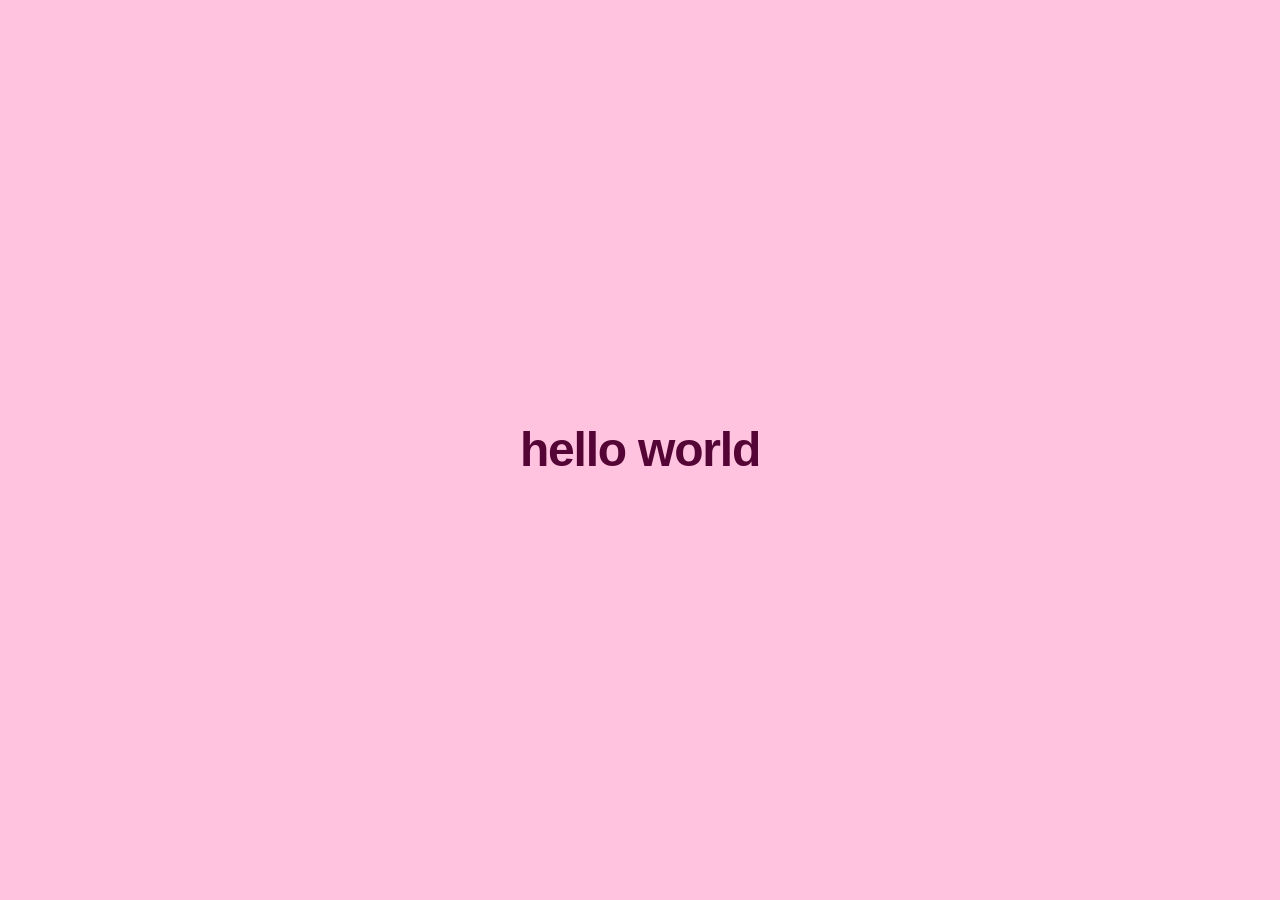
<file: index.html>
<!doctype html>
<html lang="en">
  <head>
    <meta charset="UTF-8" />
    <meta name="viewport" content="width=device-width, initial-scale=1.0" />
    <title>Hello world</title>
    <script type="module" crossorigin src="./assets/index-Dg-XW-tA.js"></script>
    <link rel="stylesheet" crossorigin href="./assets/index-Dtr1zbO7.css">
  </head>
  <body>
    <div id="root"></div>
  </body>
</html>
</file>
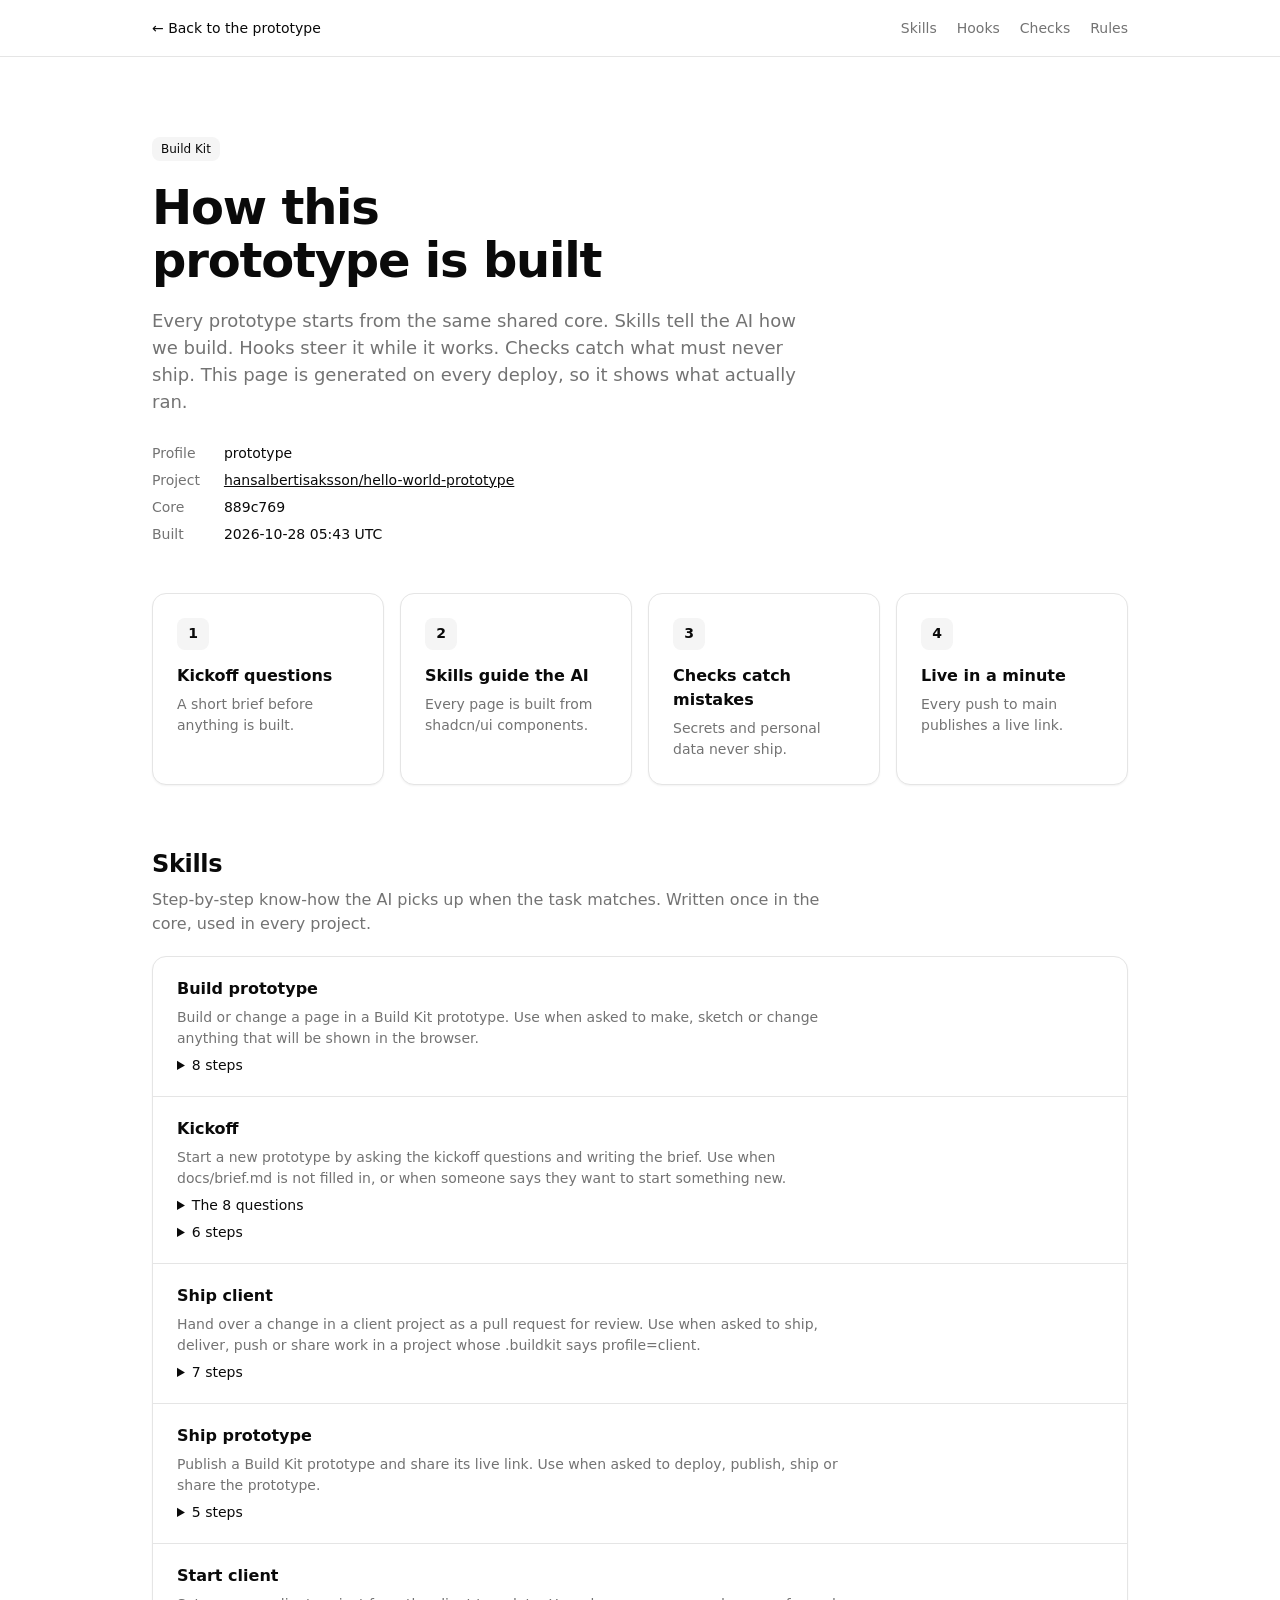
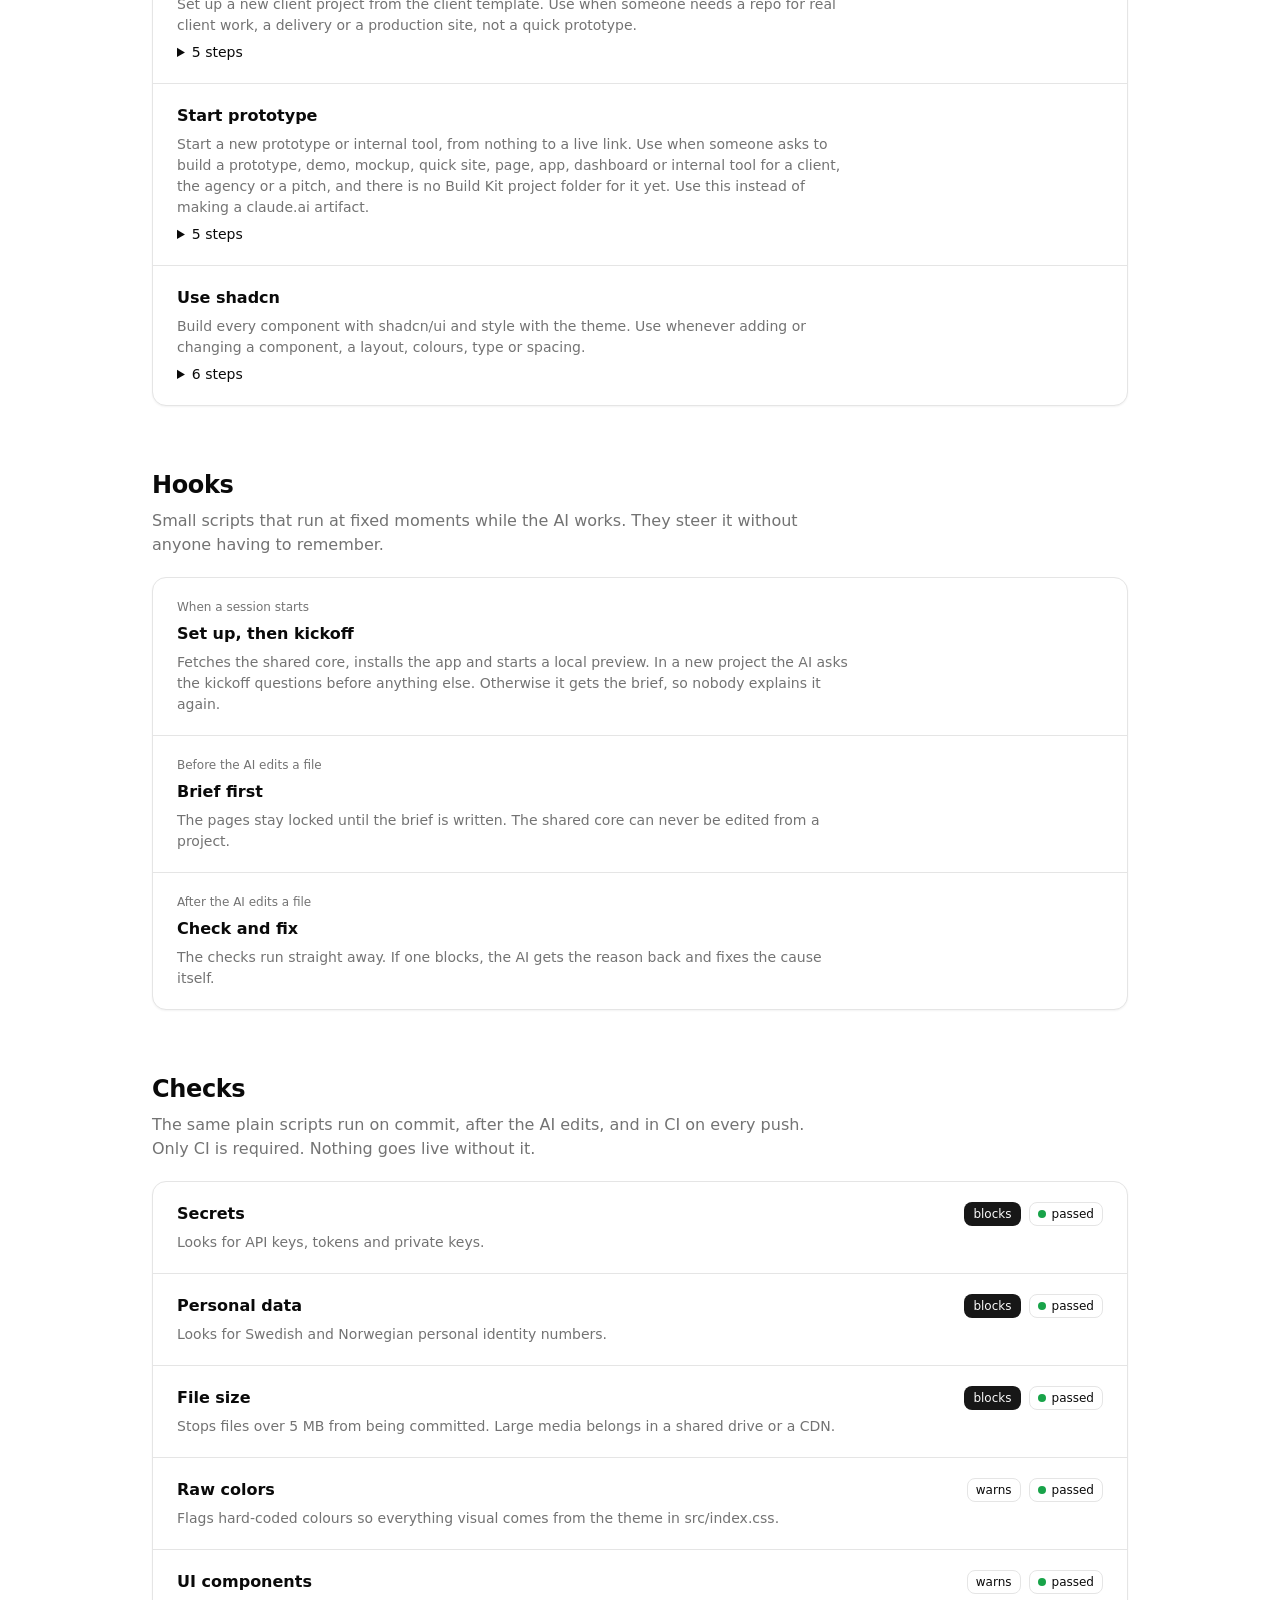
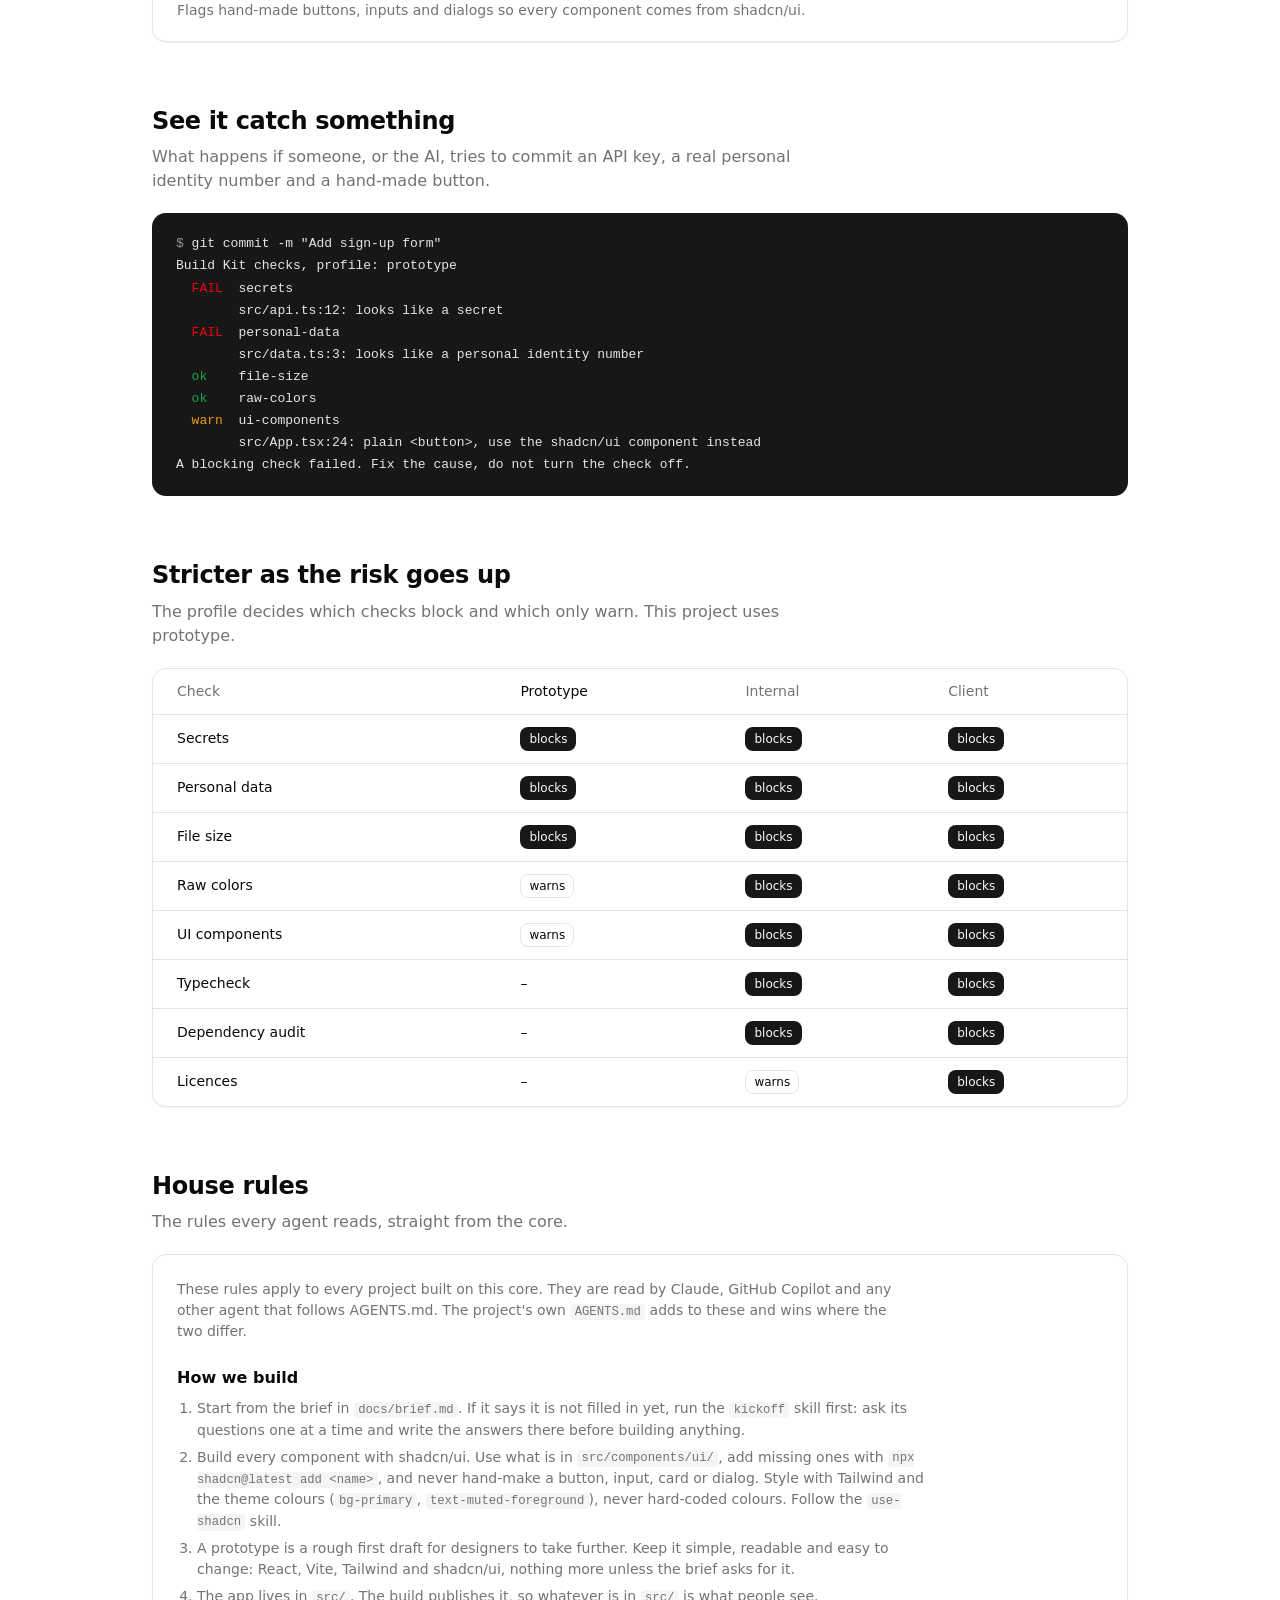
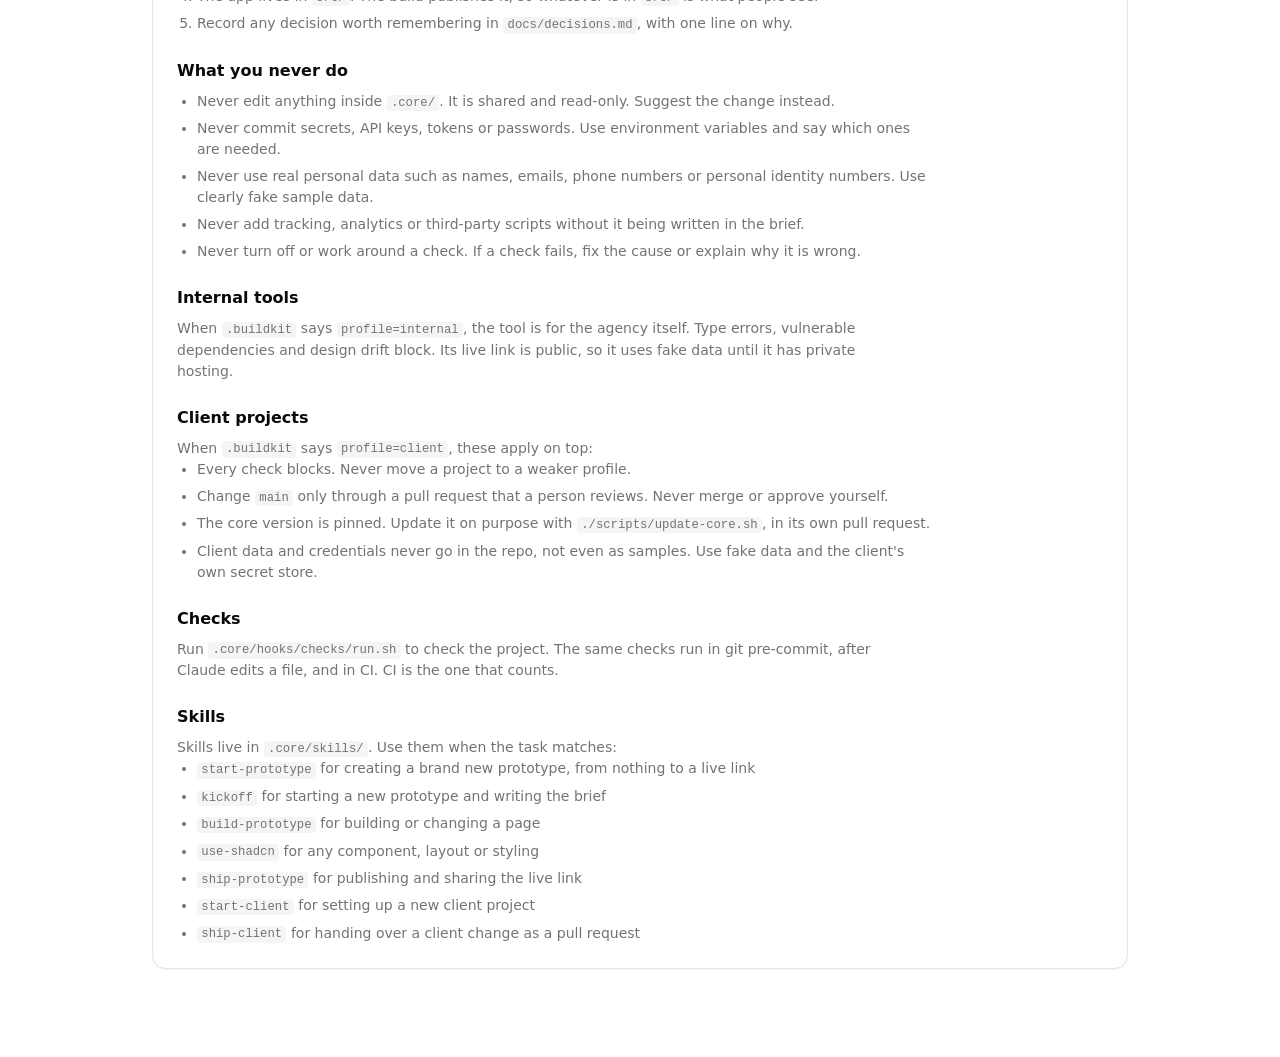
<file: kit/index.html>
<!doctype html>
<html lang="en">
<head>
  <meta charset="utf-8">
  <meta name="viewport" content="width=device-width, initial-scale=1">
  <title>How this prototype is built</title>
  <link rel="stylesheet" href="kit.css?v=889c769">
</head>
<body>
  <header class="topbar">
    <div class="container topbar-inner">
      <a class="btn btn-ghost" href="../">← Back to the prototype</a>
      <nav class="topbar-links"><a href="#skills">Skills</a><a href="#hooks">Hooks</a><a href="#checks">Checks</a><a href="#rules">Rules</a></nav>
    </div>
  </header>

  <main class="container">
    <section class="hero">
      <span class="badge badge-secondary">Build Kit</span>
      <h1>How this prototype is built</h1>
      <p class="lead">Every prototype starts from the same shared core. Skills tell the AI how we build. Hooks steer it while it works. Checks catch what must never ship. This page is generated on every deploy, so it shows what actually ran.</p>
      <dl class="meta" id="meta"></dl>
    </section>

    <section class="steps">
      <div class="card"><span class="step-num">1</span><h3>Kickoff questions</h3><p class="muted">A short brief before anything is built.</p></div>
      <div class="card"><span class="step-num">2</span><h3>Skills guide the AI</h3><p class="muted">Every page is built from shadcn/ui components.</p></div>
      <div class="card"><span class="step-num">3</span><h3>Checks catch mistakes</h3><p class="muted">Secrets and personal data never ship.</p></div>
      <div class="card"><span class="step-num">4</span><h3>Live in a minute</h3><p class="muted">Every push to main publishes a live link.</p></div>
    </section>

    <section class="section" id="skills">
      <div class="section-head"><h2>Skills</h2><p class="muted">Step-by-step know-how the AI picks up when the task matches. Written once in the core, used in every project.</p></div>
      <div class="card rows" id="skills-list"></div>
    </section>

    <section class="section" id="hooks">
      <div class="section-head"><h2>Hooks</h2><p class="muted">Small scripts that run at fixed moments while the AI works. They steer it without anyone having to remember.</p></div>
      <div class="card rows">
        <div class="row"><p class="eyebrow">When a session starts</p><h3 class="row-title">Set up, then kickoff</h3><p class="row-text">Fetches the shared core, installs the app and starts a local preview. In a new project the AI asks the kickoff questions before anything else. Otherwise it gets the brief, so nobody explains it again.</p></div>
        <div class="row"><p class="eyebrow">Before the AI edits a file</p><h3 class="row-title">Brief first</h3><p class="row-text">The pages stay locked until the brief is written. The shared core can never be edited from a project.</p></div>
        <div class="row"><p class="eyebrow">After the AI edits a file</p><h3 class="row-title">Check and fix</h3><p class="row-text">The checks run straight away. If one blocks, the AI gets the reason back and fixes the cause itself.</p></div>
      </div>
    </section>

    <section class="section" id="checks">
      <div class="section-head"><h2>Checks</h2><p class="muted">The same plain scripts run on commit, after the AI edits, and in CI on every push. Only CI is required. Nothing goes live without it.</p></div>
      <div class="card rows" id="checks-list"></div>
    </section>

    <section class="section">
      <div class="section-head"><h2>See it catch something</h2><p class="muted">What happens if someone, or the AI, tries to commit an API key, a real personal identity number and a hand-made button.</p></div>
      <pre class="terminal"><span class="t-dim">$</span> git commit -m "Add sign-up form"
Build Kit checks, profile: prototype
  <span class="t-block">FAIL</span>  secrets
        src/api.ts:12: looks like a secret
  <span class="t-block">FAIL</span>  personal-data
        src/data.ts:3: looks like a personal identity number
  <span class="t-ok">ok</span>    file-size
  <span class="t-ok">ok</span>    raw-colors
  <span class="t-warn">warn</span>  ui-components
        src/App.tsx:24: plain &lt;button&gt;, use the shadcn/ui component instead
A blocking check failed. Fix the cause, do not turn the check off.</pre>
    </section>

    <section class="section">
      <div class="section-head"><h2>Stricter as the risk goes up</h2><p class="muted">The profile decides which checks block and which only warn. This project uses <span id="profile-name"></span>.</p></div>
      <div class="card table-wrap"><table class="matrix" id="matrix"></table></div>
    </section>

    <section class="section" id="rules">
      <div class="section-head"><h2>House rules</h2><p class="muted">The rules every agent reads, straight from the core.</p></div>
      <div class="card rules" id="rules-text"></div>
    </section>
  </main>

  <script src="kit.js?v=889c769"></script>
</body>
</html>
</file>
<file: kit/kit.css>
/* The kit page. Plain CSS in the look of shadcn/ui's neutral theme, so it matches the prototypes. */
:root {
  --background: oklch(1 0 0);
  --foreground: oklch(0.145 0 0);
  --card: oklch(1 0 0);
  --primary: oklch(0.205 0 0);
  --primary-foreground: oklch(0.985 0 0);
  --secondary: oklch(0.97 0 0);
  --muted: oklch(0.97 0 0);
  --muted-foreground: oklch(0.556 0 0);
  --border: oklch(0.922 0 0);
  --ok: oklch(0.627 0.17 149);
  --warn: oklch(0.75 0.16 70);
  --block: oklch(0.577 0.245 27.325);
  --terminal: oklch(0.205 0 0);
  --terminal-ink: oklch(0.922 0 0);
  --radius: 0.625rem;
  --font-sans: ui-sans-serif, system-ui, sans-serif;
  --font-mono: ui-monospace, "SF Mono", Menlo, monospace;
}

* { box-sizing: border-box; }
html { scroll-behavior: smooth; }
body {
  margin: 0;
  background: var(--background);
  color: var(--foreground);
  font-family: var(--font-sans);
  font-size: 1rem;
  line-height: 1.5;
  -webkit-font-smoothing: antialiased;
}
a { color: inherit; }
h1, h2, h3, p { margin: 0; }
code { font-family: var(--font-mono); font-size: 0.875em; background: var(--muted); padding: 0.1em 0.35em; border-radius: 0.25rem; }

.container { max-width: 64rem; margin: 0 auto; padding: 0 1.5rem; }
.muted { color: var(--muted-foreground); }

.topbar { border-bottom: 1px solid var(--border); }
.topbar-inner { display: flex; align-items: center; justify-content: space-between; height: 3.5rem; gap: 1rem; }
.topbar-links { display: flex; gap: 1.25rem; font-size: 0.875rem; }
.topbar-links a { text-decoration: none; color: var(--muted-foreground); }
.topbar-links a:hover { color: var(--foreground); }

.btn { display: inline-flex; align-items: center; gap: 0.5rem; height: 2rem; padding: 0 0.75rem; border-radius: calc(var(--radius) - 2px); font-size: 0.875rem; font-weight: 500; text-decoration: none; margin-left: -0.75rem; }
.btn-ghost:hover { background: var(--muted); }

.badge { display: inline-flex; align-items: center; width: fit-content; border: 1px solid transparent; border-radius: calc(var(--radius) - 2px); padding: 0.125rem 0.5rem; font-size: 0.75rem; font-weight: 500; white-space: nowrap; }
.badge-secondary { background: var(--secondary); }
.badge-block { background: var(--primary); color: var(--primary-foreground); }
.badge-warn { border-color: var(--border); }
.badge-none { border-color: var(--border); color: var(--muted-foreground); }
.badge-result-ok, .badge-result-warn, .badge-result-block { border-color: var(--border); gap: 0.375rem; }
.badge-result-ok::before, .badge-result-warn::before, .badge-result-block::before { content: ""; width: 0.5rem; height: 0.5rem; border-radius: 999px; }
.badge-result-ok::before { background: var(--ok); }
.badge-result-warn::before { background: var(--warn); }
.badge-result-block::before { background: var(--block); }

.hero { display: flex; flex-direction: column; align-items: flex-start; gap: 1.25rem; padding: 5rem 0 3rem; max-width: 42rem; }
.hero h1 { font-size: clamp(2.25rem, 5vw, 3rem); line-height: 1.1; font-weight: 600; letter-spacing: -0.025em; text-wrap: balance; }
.lead { font-size: 1.125rem; color: var(--muted-foreground); }

.meta { display: grid; grid-template-columns: auto 1fr; gap: 0.375rem 1.5rem; margin: 0.5rem 0 0; font-size: 0.875rem; }
.meta dt { color: var(--muted-foreground); }
.meta dd { margin: 0; font-variant-numeric: tabular-nums; }

.card { background: var(--card); border: 1px solid var(--border); border-radius: calc(var(--radius) + 4px); box-shadow: 0 1px 2px 0 oklch(0 0 0 / 5%); }

.steps { display: grid; grid-template-columns: repeat(4, 1fr); gap: 1rem; }
.steps .card { padding: 1.5rem; display: flex; flex-direction: column; gap: 0.375rem; }
.steps h3 { font-size: 1rem; font-weight: 600; }
.steps p { font-size: 0.875rem; }
.step-num { display: inline-flex; align-items: center; justify-content: center; width: 2rem; height: 2rem; margin-bottom: 0.5rem; border-radius: calc(var(--radius) - 2px); background: var(--muted); font-size: 0.875rem; font-weight: 600; }

.section { padding-top: 4rem; scroll-margin-top: 1rem; }
.section:last-child { padding-bottom: 6rem; }
.section-head { display: flex; flex-direction: column; gap: 0.5rem; margin-bottom: 1.25rem; max-width: 42rem; }
.section-head h2 { font-size: 1.5rem; line-height: 1.3; font-weight: 600; letter-spacing: -0.015em; }

.rows > .row { padding: 1.25rem 1.5rem; display: flex; flex-direction: column; gap: 0.375rem; }
.rows > .row + .row { border-top: 1px solid var(--border); }
.row-head { display: flex; justify-content: space-between; align-items: center; gap: 1rem; flex-wrap: wrap; }
.row-badges { display: flex; gap: 0.5rem; }
.row-title { font-size: 1rem; font-weight: 600; }
.row-title::first-letter { text-transform: uppercase; }
.row-text { font-size: 0.875rem; color: var(--muted-foreground); max-width: 42rem; }
.row-message { font-family: var(--font-mono); font-size: 0.8125rem; color: var(--muted-foreground); }
.eyebrow { font-size: 0.75rem; font-weight: 500; color: var(--muted-foreground); }

details { font-size: 0.875rem; }
summary { cursor: pointer; width: fit-content; font-weight: 500; }
summary:hover { text-decoration: underline; }
details ol { margin: 0.5rem 0 0; padding-left: 1.25rem; color: var(--muted-foreground); display: grid; gap: 0.25rem; max-width: 42rem; }

.terminal { margin: 0; padding: 1.25rem 1.5rem; overflow-x: auto; background: var(--terminal); color: var(--terminal-ink); border-radius: calc(var(--radius) + 4px); font-family: var(--font-mono); font-size: 0.8125rem; line-height: 1.7; }
.t-dim { opacity: 0.6; }
.t-ok { color: var(--ok); }
.t-warn { color: var(--warn); }
.t-block { color: var(--block); }

.table-wrap { overflow-x: auto; }
.matrix { width: 100%; border-collapse: collapse; font-size: 0.875rem; }
.matrix th, .matrix td { text-align: left; padding: 0.75rem 1.5rem; border-bottom: 1px solid var(--border); }
.matrix tr:last-child td { border-bottom: 0; }
.matrix th { font-weight: 500; color: var(--muted-foreground); }
.matrix th::first-letter, .matrix td:first-child::first-letter { text-transform: uppercase; }
.matrix th.current { color: var(--foreground); }

.rules { padding: 1.5rem; font-size: 0.875rem; }
.rules h3 { font-size: 1rem; font-weight: 600; margin: 1.5rem 0 0.5rem; }
.rules h3:first-child { margin-top: 0; }
.rules p, .rules li { color: var(--muted-foreground); max-width: 46rem; }
.rules ul, .rules ol { margin: 0; padding-left: 1.25rem; display: grid; gap: 0.375rem; }
.rules strong { color: var(--foreground); font-weight: 600; }

@media (max-width: 48rem) {
  .steps { grid-template-columns: repeat(2, 1fr); }
  .topbar-links { display: none; }
  .hero { padding-top: 3rem; }
}
@media (max-width: 30rem) {
  .steps { grid-template-columns: 1fr; }
}
</file>
<file: assets/index-Dtr1zbO7.css>
/*! tailwindcss v4.3.3 | MIT License | https://tailwindcss.com */
@layer properties{@supports (((-webkit-hyphens:none)) and (not (margin-trim:inline))) or ((-moz-orient:inline) and (not (color:rgb(from red r g b)))){*,:before,:after,::backdrop{--tw-translate-x:0;--tw-translate-y:0;--tw-translate-z:0;--tw-rotate-x:initial;--tw-rotate-y:initial;--tw-rotate-z:initial;--tw-skew-x:initial;--tw-skew-y:initial;--tw-space-x-reverse:0;--tw-border-style:solid;--tw-leading:initial;--tw-font-weight:initial;--tw-tracking:initial;--tw-shadow:0 0 #0000;--tw-shadow-color:initial;--tw-shadow-alpha:100%;--tw-inset-shadow:0 0 #0000;--tw-inset-shadow-color:initial;--tw-inset-shadow-alpha:100%;--tw-ring-color:initial;--tw-ring-shadow:0 0 #0000;--tw-inset-ring-color:initial;--tw-inset-ring-shadow:0 0 #0000;--tw-ring-inset:initial;--tw-ring-offset-width:0px;--tw-ring-offset-color:#fff;--tw-ring-offset-shadow:0 0 #0000;--tw-outline-style:solid;--tw-duration:initial;--tw-content:"";--tw-animation-delay:0s;--tw-animation-direction:normal;--tw-animation-duration:initial;--tw-animation-fill-mode:none;--tw-animation-iteration-count:1;--tw-enter-blur:0;--tw-enter-opacity:1;--tw-enter-rotate:0;--tw-enter-scale:1;--tw-enter-translate-x:0;--tw-enter-translate-y:0;--tw-exit-blur:0;--tw-exit-opacity:1;--tw-exit-rotate:0;--tw-exit-scale:1;--tw-exit-translate-x:0;--tw-exit-translate-y:0}}}@layer theme{:root,:host{--font-sans:-apple-system, BlinkMacSystemFont, "Segoe UI", Roboto, "Helvetica Neue", "Noto Sans", Arial, sans-serif, "Apple Color Emoji", "Segoe UI Emoji", "Segoe UI Symbol", "Noto Color Emoji";--font-mono:ui-monospace, SFMono-Regular, Menlo, Monaco, Consolas, "Liberation Mono", "Courier New", monospace;--color-blue-500:oklch(62.3% .214 259.815);--color-zinc-600:oklch(44.2% .017 285.786);--color-black:#000;--color-white:#fff;--spacing:.25rem;--container-lg:32rem;--container-5xl:64rem;--text-xs:.75rem;--text-xs--line-height:calc(1 / .75);--text-sm:.875rem;--text-sm--line-height:calc(1.25 / .875);--text-base:1rem;--text-base--line-height:calc(1.5 / 1);--text-lg:1.125rem;--text-lg--line-height:calc(1.75 / 1.125);--text-4xl:2.25rem;--text-4xl--line-height:calc(2.5 / 2.25);--text-5xl:3rem;--text-5xl--line-height:1;--font-weight-medium:500;--font-weight-semibold:600;--tracking-tight:-.025em;--radius-xs:.125rem;--animate-pulse:pulse 2s cubic-bezier(.4, 0, .6, 1) infinite;--default-transition-duration:.15s;--default-transition-timing-function:cubic-bezier(.4, 0, .2, 1);--default-font-family:var(--font-sans);--default-mono-font-family:var(--font-mono)}}@layer base{*,:after,:before,::backdrop{box-sizing:border-box;border:0 solid;margin:0;padding:0}::file-selector-button{box-sizing:border-box;border:0 solid;margin:0;padding:0}html,:host{-webkit-text-size-adjust:100%;tab-size:4;line-height:1.5;font-family:var(--default-font-family,-apple-system, BlinkMacSystemFont, "Segoe UI", Roboto, "Helvetica Neue", "Noto Sans", Arial, sans-serif, "Apple Color Emoji", "Segoe UI Emoji", "Segoe UI Symbol", "Noto Color Emoji");font-feature-settings:var(--default-font-feature-settings,normal);font-variation-settings:var(--default-font-variation-settings,normal);-webkit-tap-highlight-color:transparent}hr{height:0;color:inherit;border-top-width:1px}abbr:where([title]){-webkit-text-decoration:underline dotted;text-decoration:underline dotted}h1,h2,h3,h4,h5,h6{font-size:inherit;font-weight:inherit}a{color:inherit;-webkit-text-decoration:inherit;-webkit-text-decoration:inherit;-webkit-text-decoration:inherit;-webkit-text-decoration:inherit;text-decoration:inherit}b,strong{font-weight:bolder}code,kbd,samp,pre{font-family:var(--default-mono-font-family,ui-monospace, SFMono-Regular, Menlo, Monaco, Consolas, "Liberation Mono", "Courier New", monospace);font-feature-settings:var(--default-mono-font-feature-settings,normal);font-variation-settings:var(--default-mono-font-variation-settings,normal);font-size:1em}small{font-size:80%}sub,sup{vertical-align:baseline;font-size:75%;line-height:0;position:relative}sub{bottom:-.25em}sup{top:-.5em}table{text-indent:0;border-color:inherit;border-collapse:collapse}:-moz-focusring:where(:not(iframe)){outline:auto}progress{vertical-align:baseline}summary{display:list-item}ol,ul,menu{list-style:none}img,svg,video,canvas,audio,iframe,embed,object{vertical-align:middle;display:block}img,video{max-width:100%;height:auto}button,input,select,optgroup,textarea{font:inherit;font-feature-settings:inherit;font-variation-settings:inherit;letter-spacing:inherit;color:inherit;opacity:1;background-color:#0000;border-radius:0}::file-selector-button{font:inherit;font-feature-settings:inherit;font-variation-settings:inherit;letter-spacing:inherit;color:inherit;opacity:1;background-color:#0000;border-radius:0}:where(select:is([multiple],[size])) optgroup{font-weight:bolder}:where(select:is([multiple],[size])) optgroup option{padding-inline-start:20px}::file-selector-button{margin-inline-end:4px}::placeholder{opacity:1}@supports (not ((-webkit-appearance:-apple-pay-button))) or (contain-intrinsic-size:1px){::placeholder{color:currentColor}@supports (color:color-mix(in lab, red, red)){::placeholder{color:color-mix(in oklab, currentcolor 50%, transparent)}}}textarea{resize:vertical}::-webkit-search-decoration{-webkit-appearance:none}::-webkit-date-and-time-value{min-height:1lh;text-align:inherit}::-webkit-datetime-edit{display:inline-flex}::-webkit-datetime-edit-fields-wrapper{padding:0}::-webkit-datetime-edit{padding-block:0}::-webkit-datetime-edit-year-field{padding-block:0}::-webkit-datetime-edit-month-field{padding-block:0}::-webkit-datetime-edit-day-field{padding-block:0}::-webkit-datetime-edit-hour-field{padding-block:0}::-webkit-datetime-edit-minute-field{padding-block:0}::-webkit-datetime-edit-second-field{padding-block:0}::-webkit-datetime-edit-millisecond-field{padding-block:0}::-webkit-datetime-edit-meridiem-field{padding-block:0}::-webkit-calendar-picker-indicator{line-height:1}:-moz-ui-invalid{box-shadow:none}button,input:where([type=button],[type=reset],[type=submit]){appearance:button}::file-selector-button{appearance:button}::-webkit-inner-spin-button{height:auto}::-webkit-outer-spin-button{height:auto}[hidden]:where(:not([hidden=until-found])){display:none!important}*{border-color:var(--border);outline-color:var(--ring)}@supports (color:color-mix(in lab, red, red)){*{outline-color:color-mix(in oklab, var(--ring) 50%, transparent)}}body{background-color:var(--background);color:var(--foreground)}}@layer components;@layer utilities{.\@container\/card-header{container:card-header/inline-size}.pointer-events-none{pointer-events:none}.sr-only{clip-path:inset(50%);white-space:nowrap;border-width:0;width:1px;height:1px;margin:-1px;padding:0;position:absolute;overflow:hidden}.absolute{position:absolute}.fixed{position:fixed}.relative{position:relative}.inset-0{inset:0}.top-4{top:calc(var(--spacing) * 4)}.top-\[50\%\]{top:50%}.right-0{right:0}.right-2{right:calc(var(--spacing) * 2)}.right-4{right:calc(var(--spacing) * 4)}.bottom-0{bottom:0}.left-\[50\%\]{left:50%}.z-10{z-index:10}.z-50{z-index:50}.col-start-2{grid-column-start:2}.row-span-2{grid-row:span 2/span 2}.row-start-1{grid-row-start:1}.-mx-1{margin-inline:calc(var(--spacing) * -1)}.mx-auto{margin-inline:auto}.my-1{margin-block:var(--spacing)}.mt-4{margin-top:calc(var(--spacing) * 4)}.block{display:block}.contents{display:contents}.flex{display:flex}.grid{display:grid}.inline-flex{display:inline-flex}.table{display:table}.table-caption{display:table-caption}.table-cell{display:table-cell}.table-row{display:table-row}.field-sizing-content{field-sizing:content}.aspect-square{aspect-ratio:1}.size-3\.5{width:calc(var(--spacing) * 3.5);height:calc(var(--spacing) * 3.5)}.size-4{width:calc(var(--spacing) * 4);height:calc(var(--spacing) * 4)}.size-6{width:calc(var(--spacing) * 6);height:calc(var(--spacing) * 6)}.size-8{width:calc(var(--spacing) * 8);height:calc(var(--spacing) * 8)}.size-9{width:calc(var(--spacing) * 9);height:calc(var(--spacing) * 9)}.size-10{width:calc(var(--spacing) * 10);height:calc(var(--spacing) * 10)}.size-full{width:100%;height:100%}.h-2{height:calc(var(--spacing) * 2)}.h-6{height:calc(var(--spacing) * 6)}.h-8{height:calc(var(--spacing) * 8)}.h-9{height:calc(var(--spacing) * 9)}.h-10{height:calc(var(--spacing) * 10)}.h-\[calc\(100\%-1px\)\]{height:calc(100% - 1px)}.h-\[var\(--radix-select-trigger-height\)\]{height:var(--radix-select-trigger-height)}.h-full{height:100%}.h-px{height:1px}.max-h-\(--radix-select-content-available-height\){max-height:var(--radix-select-content-available-height)}.min-h-16{min-height:calc(var(--spacing) * 16)}.min-h-svh{min-height:100svh}.w-fit{width:fit-content}.w-full{width:100%}.max-w-5xl{max-width:var(--container-5xl)}.max-w-\[calc\(100\%-2rem\)\]{max-width:calc(100% - 2rem)}.min-w-0{min-width:0}.min-w-\[8rem\]{min-width:8rem}.min-w-\[var\(--radix-select-trigger-width\)\]{min-width:var(--radix-select-trigger-width)}.flex-1{flex:1}.shrink-0{flex-shrink:0}.caption-bottom{caption-side:bottom}.origin-\(--radix-select-content-transform-origin\){transform-origin:var(--radix-select-content-transform-origin)}.translate-x-\[-50\%\]{--tw-translate-x:-50%;translate:var(--tw-translate-x) var(--tw-translate-y)}.translate-y-\[-50\%\]{--tw-translate-y:-50%;translate:var(--tw-translate-x) var(--tw-translate-y)}.transform{transform:var(--tw-rotate-x,) var(--tw-rotate-y,) var(--tw-rotate-z,) var(--tw-skew-x,) var(--tw-skew-y,)}.animate-pulse{animation:var(--animate-pulse)}.cursor-default{cursor:default}.scroll-my-1{scroll-margin-block:var(--spacing)}.auto-rows-min{grid-auto-rows:min-content}.grid-rows-\[auto_auto\]{grid-template-rows:auto auto}.flex-col{flex-direction:column}.flex-col-reverse{flex-direction:column-reverse}.place-content-center{place-content:center}.items-center{align-items:center}.items-start{align-items:flex-start}.justify-between{justify-content:space-between}.justify-center{justify-content:center}.gap-1{gap:var(--spacing)}.gap-1\.5{gap:calc(var(--spacing) * 1.5)}.gap-2{gap:calc(var(--spacing) * 2)}.gap-4{gap:calc(var(--spacing) * 4)}.gap-6{gap:calc(var(--spacing) * 6)}:where(.-space-x-2>:not(:last-child)){--tw-space-x-reverse:0;margin-inline-start:calc(calc(var(--spacing) * -2) * var(--tw-space-x-reverse));margin-inline-end:calc(calc(var(--spacing) * -2) * calc(1 - var(--tw-space-x-reverse)))}.self-start{align-self:flex-start}.justify-self-end{justify-self:flex-end}.overflow-hidden{overflow:hidden}.overflow-x-auto{overflow-x:auto}.overflow-x-hidden{overflow-x:hidden}.overflow-y-auto{overflow-y:auto}.rounded-\[4px\]{border-radius:4px}.rounded-full{border-radius:2147483647px}.rounded-lg{border-radius:var(--radius)}.rounded-md{border-radius:calc(var(--radius) - 2px)}.rounded-sm{border-radius:calc(var(--radius) - 4px)}.rounded-xl{border-radius:calc(var(--radius) + 4px)}.rounded-xs{border-radius:var(--radius-xs)}.border{border-style:var(--tw-border-style);border-width:1px}.border-t{border-top-style:var(--tw-border-style);border-top-width:1px}.border-b{border-bottom-style:var(--tw-border-style);border-bottom-width:1px}.border-border{border-color:var(--border)}.border-input{border-color:var(--input)}.border-transparent{border-color:#0000}.bg-accent{background-color:var(--accent)}.bg-background{background-color:var(--background)}.bg-black\/50{background-color:#00000080}@supports (color:color-mix(in lab, red, red)){.bg-black\/50{background-color:color-mix(in oklab, var(--color-black) 50%, transparent)}}.bg-blue-500{background-color:var(--color-blue-500)}.bg-border{background-color:var(--border)}.bg-card{background-color:var(--card)}.bg-destructive{background-color:var(--destructive)}.bg-muted,.bg-muted\/50{background-color:var(--muted)}@supports (color:color-mix(in lab, red, red)){.bg-muted\/50{background-color:color-mix(in oklab, var(--muted) 50%, transparent)}}.bg-popover{background-color:var(--popover)}.bg-primary,.bg-primary\/20{background-color:var(--primary)}@supports (color:color-mix(in lab, red, red)){.bg-primary\/20{background-color:color-mix(in oklab, var(--primary) 20%, transparent)}}.bg-secondary{background-color:var(--secondary)}.bg-transparent{background-color:#0000}.p-1{padding:var(--spacing)}.p-2{padding:calc(var(--spacing) * 2)}.p-6{padding:calc(var(--spacing) * 6)}.p-\[3px\]{padding:3px}.p-\[13px\]{padding:13px}.px-2{padding-inline:calc(var(--spacing) * 2)}.px-3{padding-inline:calc(var(--spacing) * 3)}.px-4{padding-inline:calc(var(--spacing) * 4)}.px-6{padding-inline:calc(var(--spacing) * 6)}.py-0\.5{padding-block:calc(var(--spacing) * .5)}.py-1{padding-block:var(--spacing)}.py-1\.5{padding-block:calc(var(--spacing) * 1.5)}.py-2{padding-block:calc(var(--spacing) * 2)}.py-6{padding-block:calc(var(--spacing) * 6)}.pr-8{padding-right:calc(var(--spacing) * 8)}.pl-2{padding-left:calc(var(--spacing) * 2)}.text-center{text-align:center}.text-left{text-align:left}.align-middle{vertical-align:middle}.text-4xl{font-size:var(--text-4xl);line-height:var(--tw-leading,var(--text-4xl--line-height))}.text-base{font-size:var(--text-base);line-height:var(--tw-leading,var(--text-base--line-height))}.text-lg{font-size:var(--text-lg);line-height:var(--tw-leading,var(--text-lg--line-height))}.text-sm{font-size:var(--text-sm);line-height:var(--tw-leading,var(--text-sm--line-height))}.text-xs{font-size:var(--text-xs);line-height:var(--tw-leading,var(--text-xs--line-height))}.leading-none{--tw-leading:1;line-height:1}.font-medium{--tw-font-weight:var(--font-weight-medium);font-weight:var(--font-weight-medium)}.font-semibold{--tw-font-weight:var(--font-weight-semibold);font-weight:var(--font-weight-semibold)}.tracking-tight{--tw-tracking:var(--tracking-tight);letter-spacing:var(--tracking-tight)}.whitespace-nowrap{white-space:nowrap}.text-card-foreground{color:var(--card-foreground)}.text-current{color:currentColor}.text-destructive{color:var(--destructive)}.text-foreground,.text-foreground\/60{color:var(--foreground)}@supports (color:color-mix(in lab, red, red)){.text-foreground\/60{color:color-mix(in oklab, var(--foreground) 60%, transparent)}}.text-muted-foreground{color:var(--muted-foreground)}.text-popover-foreground{color:var(--popover-foreground)}.text-primary{color:var(--primary)}.text-primary-foreground{color:var(--primary-foreground)}.text-secondary-foreground{color:var(--secondary-foreground)}.text-white{color:var(--color-white)}.text-zinc-600{color:var(--color-zinc-600)}.lowercase{text-transform:lowercase}.underline-offset-4{text-underline-offset:4px}.opacity-50{opacity:.5}.opacity-70{opacity:.7}.shadow-lg{--tw-shadow:0 10px 15px -3px var(--tw-shadow-color,#0000001a), 0 4px 6px -4px var(--tw-shadow-color,#0000001a);box-shadow:var(--tw-inset-shadow), var(--tw-inset-ring-shadow), var(--tw-ring-offset-shadow), var(--tw-ring-shadow), var(--tw-shadow)}.shadow-md{--tw-shadow:0 4px 6px -1px var(--tw-shadow-color,#0000001a), 0 2px 4px -2px var(--tw-shadow-color,#0000001a);box-shadow:var(--tw-inset-shadow), var(--tw-inset-ring-shadow), var(--tw-ring-offset-shadow), var(--tw-ring-shadow), var(--tw-shadow)}.shadow-sm{--tw-shadow:0 1px 3px 0 var(--tw-shadow-color,#0000001a), 0 1px 2px -1px var(--tw-shadow-color,#0000001a);box-shadow:var(--tw-inset-shadow), var(--tw-inset-ring-shadow), var(--tw-ring-offset-shadow), var(--tw-ring-shadow), var(--tw-shadow)}.shadow-xs{--tw-shadow:0 1px 2px 0 var(--tw-shadow-color,#0000000d);box-shadow:var(--tw-inset-shadow), var(--tw-inset-ring-shadow), var(--tw-ring-offset-shadow), var(--tw-ring-shadow), var(--tw-shadow)}.ring-0{--tw-ring-shadow:var(--tw-ring-inset,) 0 0 0 calc(0px + var(--tw-ring-offset-width)) var(--tw-ring-color,currentcolor);box-shadow:var(--tw-inset-shadow), var(--tw-inset-ring-shadow), var(--tw-ring-offset-shadow), var(--tw-ring-shadow), var(--tw-shadow)}.ring-2{--tw-ring-shadow:var(--tw-ring-inset,) 0 0 0 calc(2px + var(--tw-ring-offset-width)) var(--tw-ring-color,currentcolor);box-shadow:var(--tw-inset-shadow), var(--tw-inset-ring-shadow), var(--tw-ring-offset-shadow), var(--tw-ring-shadow), var(--tw-shadow)}.ring-background{--tw-ring-color:var(--background)}.ring-offset-background{--tw-ring-offset-color:var(--background)}.outline-hidden{--tw-outline-style:none;outline-style:none}@media (forced-colors:active){.outline-hidden{outline-offset:2px;outline:2px solid #0000}}.outline{outline-style:var(--tw-outline-style);outline-width:1px}.transition-\[color\,box-shadow\]{transition-property:color,box-shadow;transition-timing-function:var(--tw-ease,var(--default-transition-timing-function));transition-duration:var(--tw-duration,var(--default-transition-duration))}.transition-all{transition-property:all;transition-timing-function:var(--tw-ease,var(--default-transition-timing-function));transition-duration:var(--tw-duration,var(--default-transition-duration))}.transition-colors{transition-property:color,background-color,border-color,outline-color,text-decoration-color,fill,stroke,--tw-gradient-from,--tw-gradient-via,--tw-gradient-to;transition-timing-function:var(--tw-ease,var(--default-transition-timing-function));transition-duration:var(--tw-duration,var(--default-transition-duration))}.transition-opacity{transition-property:opacity;transition-timing-function:var(--tw-ease,var(--default-transition-timing-function));transition-duration:var(--tw-duration,var(--default-transition-duration))}.transition-shadow{transition-property:box-shadow;transition-timing-function:var(--tw-ease,var(--default-transition-timing-function));transition-duration:var(--tw-duration,var(--default-transition-duration))}.transition-transform{transition-property:transform,translate,scale,rotate;transition-timing-function:var(--tw-ease,var(--default-transition-timing-function));transition-duration:var(--tw-duration,var(--default-transition-duration))}.transition-none{transition-property:none}.duration-200{--tw-duration:.2s;transition-duration:.2s}.outline-none{--tw-outline-style:none;outline-style:none}.select-none{-webkit-user-select:none;user-select:none}.running{animation-play-state:running}.group-has-data-\[size\=lg\]\/avatar-group\:size-10:is(:where(.group\/avatar-group):has([data-size=lg]) *){width:calc(var(--spacing) * 10);height:calc(var(--spacing) * 10)}.group-has-data-\[size\=sm\]\/avatar-group\:size-6:is(:where(.group\/avatar-group):has([data-size=sm]) *){width:calc(var(--spacing) * 6);height:calc(var(--spacing) * 6)}.group-data-\[disabled\=true\]\:pointer-events-none:is(:where(.group)[data-disabled=true] *){pointer-events:none}.group-data-\[disabled\=true\]\:opacity-50:is(:where(.group)[data-disabled=true] *){opacity:.5}.group-data-\[orientation\=horizontal\]\/tabs\:h-9:is(:where(.group\/tabs)[data-orientation=horizontal] *){height:calc(var(--spacing) * 9)}.group-data-\[orientation\=vertical\]\/tabs\:h-fit:is(:where(.group\/tabs)[data-orientation=vertical] *){height:fit-content}.group-data-\[orientation\=vertical\]\/tabs\:w-full:is(:where(.group\/tabs)[data-orientation=vertical] *){width:100%}.group-data-\[orientation\=vertical\]\/tabs\:flex-col:is(:where(.group\/tabs)[data-orientation=vertical] *){flex-direction:column}.group-data-\[orientation\=vertical\]\/tabs\:justify-start:is(:where(.group\/tabs)[data-orientation=vertical] *){justify-content:flex-start}.group-data-\[size\=default\]\/avatar\:size-2\.5:is(:where(.group\/avatar)[data-size=default] *){width:calc(var(--spacing) * 2.5);height:calc(var(--spacing) * 2.5)}.group-data-\[size\=default\]\/switch\:size-4:is(:where(.group\/switch)[data-size=default] *){width:calc(var(--spacing) * 4);height:calc(var(--spacing) * 4)}.group-data-\[size\=lg\]\/avatar\:size-3:is(:where(.group\/avatar)[data-size=lg] *){width:calc(var(--spacing) * 3);height:calc(var(--spacing) * 3)}.group-data-\[size\=sm\]\/avatar\:size-2:is(:where(.group\/avatar)[data-size=sm] *){width:calc(var(--spacing) * 2);height:calc(var(--spacing) * 2)}.group-data-\[size\=sm\]\/avatar\:text-xs:is(:where(.group\/avatar)[data-size=sm] *){font-size:var(--text-xs);line-height:var(--tw-leading,var(--text-xs--line-height))}.group-data-\[size\=sm\]\/switch\:size-3:is(:where(.group\/switch)[data-size=sm] *){width:calc(var(--spacing) * 3);height:calc(var(--spacing) * 3)}.group-data-\[variant\=line\]\/tabs-list\:bg-transparent:is(:where(.group\/tabs-list)[data-variant=line] *){background-color:#0000}.peer-disabled\:cursor-not-allowed:is(:where(.peer):disabled~*){cursor:not-allowed}.peer-disabled\:opacity-50:is(:where(.peer):disabled~*){opacity:.5}.selection\:bg-primary ::selection{background-color:var(--primary)}.selection\:bg-primary::selection{background-color:var(--primary)}.selection\:text-primary-foreground ::selection{color:var(--primary-foreground)}.selection\:text-primary-foreground::selection{color:var(--primary-foreground)}.file\:inline-flex::file-selector-button{display:inline-flex}.file\:h-7::file-selector-button{height:calc(var(--spacing) * 7)}.file\:border-0::file-selector-button{border-style:var(--tw-border-style);border-width:0}.file\:bg-transparent::file-selector-button{background-color:#0000}.file\:text-sm::file-selector-button{font-size:var(--text-sm);line-height:var(--tw-leading,var(--text-sm--line-height))}.file\:font-medium::file-selector-button{--tw-font-weight:var(--font-weight-medium);font-weight:var(--font-weight-medium)}.file\:text-foreground::file-selector-button{color:var(--foreground)}.placeholder\:text-muted-foreground::placeholder{color:var(--muted-foreground)}.after\:absolute:after{content:var(--tw-content);position:absolute}.after\:bg-foreground:after{content:var(--tw-content);background-color:var(--foreground)}.after\:opacity-0:after{content:var(--tw-content);opacity:0}.after\:transition-opacity:after{content:var(--tw-content);transition-property:opacity;transition-timing-function:var(--tw-ease,var(--default-transition-timing-function));transition-duration:var(--tw-duration,var(--default-transition-duration))}.group-data-\[orientation\=horizontal\]\/tabs\:after\:inset-x-0:is(:where(.group\/tabs)[data-orientation=horizontal] *):after{content:var(--tw-content);inset-inline:0}.group-data-\[orientation\=horizontal\]\/tabs\:after\:bottom-\[-5px\]:is(:where(.group\/tabs)[data-orientation=horizontal] *):after{content:var(--tw-content);bottom:-5px}.group-data-\[orientation\=horizontal\]\/tabs\:after\:h-0\.5:is(:where(.group\/tabs)[data-orientation=horizontal] *):after{content:var(--tw-content);height:calc(var(--spacing) * .5)}.group-data-\[orientation\=vertical\]\/tabs\:after\:inset-y-0:is(:where(.group\/tabs)[data-orientation=vertical] *):after{content:var(--tw-content);inset-block:0}.group-data-\[orientation\=vertical\]\/tabs\:after\:-right-1:is(:where(.group\/tabs)[data-orientation=vertical] *):after{content:var(--tw-content);right:calc(var(--spacing) * -1)}.group-data-\[orientation\=vertical\]\/tabs\:after\:w-0\.5:is(:where(.group\/tabs)[data-orientation=vertical] *):after{content:var(--tw-content);width:calc(var(--spacing) * .5)}@media (hover:hover){.hover\:bg-accent:hover{background-color:var(--accent)}.hover\:bg-destructive\/90:hover{background-color:var(--destructive)}@supports (color:color-mix(in lab, red, red)){.hover\:bg-destructive\/90:hover{background-color:color-mix(in oklab, var(--destructive) 90%, transparent)}}.hover\:bg-muted\/50:hover{background-color:var(--muted)}@supports (color:color-mix(in lab, red, red)){.hover\:bg-muted\/50:hover{background-color:color-mix(in oklab, var(--muted) 50%, transparent)}}.hover\:bg-primary\/90:hover{background-color:var(--primary)}@supports (color:color-mix(in lab, red, red)){.hover\:bg-primary\/90:hover{background-color:color-mix(in oklab, var(--primary) 90%, transparent)}}.hover\:bg-secondary\/80:hover{background-color:var(--secondary)}@supports (color:color-mix(in lab, red, red)){.hover\:bg-secondary\/80:hover{background-color:color-mix(in oklab, var(--secondary) 80%, transparent)}}.hover\:text-accent-foreground:hover{color:var(--accent-foreground)}.hover\:text-foreground:hover{color:var(--foreground)}.hover\:underline:hover{text-decoration-line:underline}.hover\:opacity-100:hover{opacity:1}}.focus\:bg-accent:focus{background-color:var(--accent)}.focus\:text-accent-foreground:focus{color:var(--accent-foreground)}.focus\:ring-2:focus{--tw-ring-shadow:var(--tw-ring-inset,) 0 0 0 calc(2px + var(--tw-ring-offset-width)) var(--tw-ring-color,currentcolor);box-shadow:var(--tw-inset-shadow), var(--tw-inset-ring-shadow), var(--tw-ring-offset-shadow), var(--tw-ring-shadow), var(--tw-shadow)}.focus\:ring-ring:focus{--tw-ring-color:var(--ring)}.focus\:ring-offset-2:focus{--tw-ring-offset-width:2px;--tw-ring-offset-shadow:var(--tw-ring-inset,) 0 0 0 var(--tw-ring-offset-width) var(--tw-ring-offset-color)}.focus\:outline-hidden:focus{--tw-outline-style:none;outline-style:none}@media (forced-colors:active){.focus\:outline-hidden:focus{outline-offset:2px;outline:2px solid #0000}}.focus-visible\:border-ring:focus-visible{border-color:var(--ring)}.focus-visible\:ring-\[3px\]:focus-visible{--tw-ring-shadow:var(--tw-ring-inset,) 0 0 0 calc(3px + var(--tw-ring-offset-width)) var(--tw-ring-color,currentcolor);box-shadow:var(--tw-inset-shadow), var(--tw-inset-ring-shadow), var(--tw-ring-offset-shadow), var(--tw-ring-shadow), var(--tw-shadow)}.focus-visible\:ring-destructive\/20:focus-visible{--tw-ring-color:var(--destructive)}@supports (color:color-mix(in lab, red, red)){.focus-visible\:ring-destructive\/20:focus-visible{--tw-ring-color:color-mix(in oklab, var(--destructive) 20%, transparent)}}.focus-visible\:ring-ring\/50:focus-visible{--tw-ring-color:var(--ring)}@supports (color:color-mix(in lab, red, red)){.focus-visible\:ring-ring\/50:focus-visible{--tw-ring-color:color-mix(in oklab, var(--ring) 50%, transparent)}}.focus-visible\:outline-1:focus-visible{outline-style:var(--tw-outline-style);outline-width:1px}.focus-visible\:outline-ring:focus-visible{outline-color:var(--ring)}.disabled\:pointer-events-none:disabled{pointer-events:none}.disabled\:cursor-not-allowed:disabled{cursor:not-allowed}.disabled\:opacity-50:disabled{opacity:.5}.has-aria-expanded\:bg-muted\/50:has([aria-expanded=true]){background-color:var(--muted)}@supports (color:color-mix(in lab, red, red)){.has-aria-expanded\:bg-muted\/50:has([aria-expanded=true]){background-color:color-mix(in oklab, var(--muted) 50%, transparent)}}.has-data-\[slot\=card-action\]\:grid-cols-\[1fr_auto\]:has([data-slot=card-action]){grid-template-columns:1fr auto}.has-\[\>svg\]\:px-1\.5:has(>svg){padding-inline:calc(var(--spacing) * 1.5)}.has-\[\>svg\]\:px-2\.5:has(>svg){padding-inline:calc(var(--spacing) * 2.5)}.has-\[\>svg\]\:px-3:has(>svg){padding-inline:calc(var(--spacing) * 3)}.has-\[\>svg\]\:px-4:has(>svg){padding-inline:calc(var(--spacing) * 4)}.aria-invalid\:border-destructive[aria-invalid=true]{border-color:var(--destructive)}.aria-invalid\:ring-destructive\/20[aria-invalid=true]{--tw-ring-color:var(--destructive)}@supports (color:color-mix(in lab, red, red)){.aria-invalid\:ring-destructive\/20[aria-invalid=true]{--tw-ring-color:color-mix(in oklab, var(--destructive) 20%, transparent)}}.data-\[disabled\]\:pointer-events-none[data-disabled]{pointer-events:none}.data-\[disabled\]\:opacity-50[data-disabled]{opacity:.5}.data-\[orientation\=horizontal\]\:h-px[data-orientation=horizontal]{height:1px}.data-\[orientation\=horizontal\]\:w-full[data-orientation=horizontal]{width:100%}.data-\[orientation\=horizontal\]\:flex-col[data-orientation=horizontal]{flex-direction:column}.data-\[orientation\=vertical\]\:h-full[data-orientation=vertical]{height:100%}.data-\[orientation\=vertical\]\:w-px[data-orientation=vertical]{width:1px}.data-\[placeholder\]\:text-muted-foreground[data-placeholder]{color:var(--muted-foreground)}.data-\[side\=bottom\]\:translate-y-1[data-side=bottom]{--tw-translate-y:var(--spacing);translate:var(--tw-translate-x) var(--tw-translate-y)}.data-\[side\=bottom\]\:slide-in-from-top-2[data-side=bottom]{--tw-enter-translate-y:calc(2*var(--spacing)*-1)}.data-\[side\=left\]\:-translate-x-1[data-side=left]{--tw-translate-x:calc(var(--spacing) * -1);translate:var(--tw-translate-x) var(--tw-translate-y)}.data-\[side\=left\]\:slide-in-from-right-2[data-side=left]{--tw-enter-translate-x:calc(2*var(--spacing))}.data-\[side\=right\]\:translate-x-1[data-side=right]{--tw-translate-x:var(--spacing);translate:var(--tw-translate-x) var(--tw-translate-y)}.data-\[side\=right\]\:slide-in-from-left-2[data-side=right]{--tw-enter-translate-x:calc(2*var(--spacing)*-1)}.data-\[side\=top\]\:-translate-y-1[data-side=top]{--tw-translate-y:calc(var(--spacing) * -1);translate:var(--tw-translate-x) var(--tw-translate-y)}.data-\[side\=top\]\:slide-in-from-bottom-2[data-side=top]{--tw-enter-translate-y:calc(2*var(--spacing))}.data-\[size\=default\]\:h-9[data-size=default]{height:calc(var(--spacing) * 9)}.data-\[size\=default\]\:h-\[1\.15rem\][data-size=default]{height:1.15rem}.data-\[size\=default\]\:w-8[data-size=default]{width:calc(var(--spacing) * 8)}.data-\[size\=lg\]\:size-10[data-size=lg]{width:calc(var(--spacing) * 10);height:calc(var(--spacing) * 10)}.data-\[size\=sm\]\:size-6[data-size=sm]{width:calc(var(--spacing) * 6);height:calc(var(--spacing) * 6)}.data-\[size\=sm\]\:h-3\.5[data-size=sm]{height:calc(var(--spacing) * 3.5)}.data-\[size\=sm\]\:h-8[data-size=sm]{height:calc(var(--spacing) * 8)}.data-\[size\=sm\]\:w-6[data-size=sm]{width:calc(var(--spacing) * 6)}:is(.\*\:data-\[slot\=avatar\]\:ring-2>*)[data-slot=avatar]{--tw-ring-shadow:var(--tw-ring-inset,) 0 0 0 calc(2px + var(--tw-ring-offset-width)) var(--tw-ring-color,currentcolor);box-shadow:var(--tw-inset-shadow), var(--tw-inset-ring-shadow), var(--tw-ring-offset-shadow), var(--tw-ring-shadow), var(--tw-shadow)}:is(.\*\:data-\[slot\=avatar\]\:ring-background>*)[data-slot=avatar]{--tw-ring-color:var(--background)}:is(.\*\:data-\[slot\=select-value\]\:line-clamp-1>*)[data-slot=select-value]{-webkit-line-clamp:1;-webkit-box-orient:vertical;display:-webkit-box;overflow:hidden}:is(.\*\:data-\[slot\=select-value\]\:flex>*)[data-slot=select-value]{display:flex}:is(.\*\:data-\[slot\=select-value\]\:items-center>*)[data-slot=select-value]{align-items:center}:is(.\*\:data-\[slot\=select-value\]\:gap-2>*)[data-slot=select-value]{gap:calc(var(--spacing) * 2)}.data-\[state\=active\]\:bg-background[data-state=active]{background-color:var(--background)}.data-\[state\=active\]\:text-foreground[data-state=active]{color:var(--foreground)}.group-data-\[variant\=default\]\/tabs-list\:data-\[state\=active\]\:shadow-sm:is(:where(.group\/tabs-list)[data-variant=default] *)[data-state=active]{--tw-shadow:0 1px 3px 0 var(--tw-shadow-color,#0000001a), 0 1px 2px -1px var(--tw-shadow-color,#0000001a);box-shadow:var(--tw-inset-shadow), var(--tw-inset-ring-shadow), var(--tw-ring-offset-shadow), var(--tw-ring-shadow), var(--tw-shadow)}.group-data-\[variant\=line\]\/tabs-list\:data-\[state\=active\]\:bg-transparent:is(:where(.group\/tabs-list)[data-variant=line] *)[data-state=active]{background-color:#0000}.group-data-\[variant\=line\]\/tabs-list\:data-\[state\=active\]\:shadow-none:is(:where(.group\/tabs-list)[data-variant=line] *)[data-state=active]{--tw-shadow:0 0 #0000;box-shadow:var(--tw-inset-shadow), var(--tw-inset-ring-shadow), var(--tw-ring-offset-shadow), var(--tw-ring-shadow), var(--tw-shadow)}.group-data-\[variant\=line\]\/tabs-list\:data-\[state\=active\]\:after\:opacity-100:is(:where(.group\/tabs-list)[data-variant=line] *)[data-state=active]:after{content:var(--tw-content);opacity:1}.data-\[state\=checked\]\:translate-x-\[calc\(100\%-2px\)\][data-state=checked]{--tw-translate-x:calc(100% - 2px);translate:var(--tw-translate-x) var(--tw-translate-y)}.data-\[state\=checked\]\:border-primary[data-state=checked]{border-color:var(--primary)}.data-\[state\=checked\]\:bg-primary[data-state=checked]{background-color:var(--primary)}.data-\[state\=checked\]\:text-primary-foreground[data-state=checked]{color:var(--primary-foreground)}.data-\[state\=closed\]\:animate-out[data-state=closed]{animation:exit var(--tw-animation-duration,var(--tw-duration,.15s))var(--tw-ease,ease)var(--tw-animation-delay,0s)var(--tw-animation-iteration-count,1)var(--tw-animation-direction,normal)var(--tw-animation-fill-mode,none)}.data-\[state\=closed\]\:fade-out-0[data-state=closed]{--tw-exit-opacity:0}.data-\[state\=closed\]\:zoom-out-95[data-state=closed]{--tw-exit-scale:.95}.data-\[state\=open\]\:animate-in[data-state=open]{animation:enter var(--tw-animation-duration,var(--tw-duration,.15s))var(--tw-ease,ease)var(--tw-animation-delay,0s)var(--tw-animation-iteration-count,1)var(--tw-animation-direction,normal)var(--tw-animation-fill-mode,none)}.data-\[state\=open\]\:bg-accent[data-state=open]{background-color:var(--accent)}.data-\[state\=open\]\:text-muted-foreground[data-state=open]{color:var(--muted-foreground)}.data-\[state\=open\]\:fade-in-0[data-state=open]{--tw-enter-opacity:0}.data-\[state\=open\]\:zoom-in-95[data-state=open]{--tw-enter-scale:.95}.data-\[state\=selected\]\:bg-muted[data-state=selected]{background-color:var(--muted)}.data-\[state\=unchecked\]\:translate-x-0[data-state=unchecked]{--tw-translate-x:0px;translate:var(--tw-translate-x) var(--tw-translate-y)}.data-\[state\=unchecked\]\:bg-input[data-state=unchecked]{background-color:var(--input)}.data-\[variant\=line\]\:rounded-none[data-variant=line]{border-radius:0}@media (width>=40rem){.sm\:max-w-lg{max-width:var(--container-lg)}.sm\:grid-cols-3{grid-template-columns:repeat(3,minmax(0,1fr))}.sm\:flex-row{flex-direction:row}.sm\:justify-end{justify-content:flex-end}.sm\:text-left{text-align:left}.sm\:text-5xl{font-size:var(--text-5xl);line-height:var(--tw-leading,var(--text-5xl--line-height))}}@media (width>=48rem){.md\:text-sm{font-size:var(--text-sm);line-height:var(--tw-leading,var(--text-sm--line-height))}}.dark\:border-input:is(.dark *){border-color:var(--input)}.dark\:bg-destructive\/60:is(.dark *){background-color:var(--destructive)}@supports (color:color-mix(in lab, red, red)){.dark\:bg-destructive\/60:is(.dark *){background-color:color-mix(in oklab, var(--destructive) 60%, transparent)}}.dark\:bg-input\/30:is(.dark *){background-color:var(--input)}@supports (color:color-mix(in lab, red, red)){.dark\:bg-input\/30:is(.dark *){background-color:color-mix(in oklab, var(--input) 30%, transparent)}}.dark\:text-muted-foreground:is(.dark *){color:var(--muted-foreground)}@media (hover:hover){.dark\:hover\:bg-accent\/50:is(.dark *):hover{background-color:var(--accent)}@supports (color:color-mix(in lab, red, red)){.dark\:hover\:bg-accent\/50:is(.dark *):hover{background-color:color-mix(in oklab, var(--accent) 50%, transparent)}}.dark\:hover\:bg-input\/50:is(.dark *):hover{background-color:var(--input)}@supports (color:color-mix(in lab, red, red)){.dark\:hover\:bg-input\/50:is(.dark *):hover{background-color:color-mix(in oklab, var(--input) 50%, transparent)}}.dark\:hover\:text-foreground:is(.dark *):hover{color:var(--foreground)}}.dark\:focus-visible\:ring-destructive\/40:is(.dark *):focus-visible{--tw-ring-color:var(--destructive)}@supports (color:color-mix(in lab, red, red)){.dark\:focus-visible\:ring-destructive\/40:is(.dark *):focus-visible{--tw-ring-color:color-mix(in oklab, var(--destructive) 40%, transparent)}}.dark\:aria-invalid\:ring-destructive\/40:is(.dark *)[aria-invalid=true]{--tw-ring-color:var(--destructive)}@supports (color:color-mix(in lab, red, red)){.dark\:aria-invalid\:ring-destructive\/40:is(.dark *)[aria-invalid=true]{--tw-ring-color:color-mix(in oklab, var(--destructive) 40%, transparent)}}.dark\:data-\[state\=active\]\:border-input:is(.dark *)[data-state=active]{border-color:var(--input)}.dark\:data-\[state\=active\]\:bg-input\/30:is(.dark *)[data-state=active]{background-color:var(--input)}@supports (color:color-mix(in lab, red, red)){.dark\:data-\[state\=active\]\:bg-input\/30:is(.dark *)[data-state=active]{background-color:color-mix(in oklab, var(--input) 30%, transparent)}}.dark\:data-\[state\=active\]\:text-foreground:is(.dark *)[data-state=active]{color:var(--foreground)}.dark\:group-data-\[variant\=line\]\/tabs-list\:data-\[state\=active\]\:border-transparent:is(.dark *):is(:where(.group\/tabs-list)[data-variant=line] *)[data-state=active]{border-color:#0000}.dark\:group-data-\[variant\=line\]\/tabs-list\:data-\[state\=active\]\:bg-transparent:is(.dark *):is(:where(.group\/tabs-list)[data-variant=line] *)[data-state=active]{background-color:#0000}.dark\:data-\[state\=checked\]\:bg-primary:is(.dark *)[data-state=checked]{background-color:var(--primary)}.dark\:data-\[state\=checked\]\:bg-primary-foreground:is(.dark *)[data-state=checked]{background-color:var(--primary-foreground)}.dark\:data-\[state\=unchecked\]\:bg-foreground:is(.dark *)[data-state=unchecked]{background-color:var(--foreground)}.dark\:data-\[state\=unchecked\]\:bg-input\/80:is(.dark *)[data-state=unchecked]{background-color:var(--input)}@supports (color:color-mix(in lab, red, red)){.dark\:data-\[state\=unchecked\]\:bg-input\/80:is(.dark *)[data-state=unchecked]{background-color:color-mix(in oklab, var(--input) 80%, transparent)}}.\[\&_svg\]\:pointer-events-none svg{pointer-events:none}.\[\&_svg\]\:shrink-0 svg{flex-shrink:0}.\[\&_svg\:not\(\[class\*\=\'size-\'\]\)\]\:size-3 svg:not([class*=size-]){width:calc(var(--spacing) * 3);height:calc(var(--spacing) * 3)}.\[\&_svg\:not\(\[class\*\=\'size-\'\]\)\]\:size-4 svg:not([class*=size-]){width:calc(var(--spacing) * 4);height:calc(var(--spacing) * 4)}.\[\&_svg\:not\(\[class\*\=\'text-\'\]\)\]\:text-muted-foreground svg:not([class*=text-]){color:var(--muted-foreground)}.\[\&_tr\]\:border-b tr{border-bottom-style:var(--tw-border-style);border-bottom-width:1px}.\[\&_tr\:last-child\]\:border-0 tr:last-child{border-style:var(--tw-border-style);border-width:0}.\[\&\:has\(\[role\=checkbox\]\)\]\:pr-0:has([role=checkbox]){padding-right:0}.\[\.border-b\]\:pb-6.border-b{padding-bottom:calc(var(--spacing) * 6)}.\[\.border-t\]\:pt-6.border-t{padding-top:calc(var(--spacing) * 6)}:is(.\*\:\[span\]\:last\:flex>*):is(span):last-child{display:flex}:is(.\*\:\[span\]\:last\:items-center>*):is(span):last-child{align-items:center}:is(.\*\:\[span\]\:last\:gap-2>*):is(span):last-child{gap:calc(var(--spacing) * 2)}.\[\&\>\[role\=checkbox\]\]\:translate-y-\[2px\]>[role=checkbox]{--tw-translate-y:2px;translate:var(--tw-translate-x) var(--tw-translate-y)}.\[\&\>svg\]\:pointer-events-none>svg{pointer-events:none}.\[\&\>svg\]\:size-3>svg{width:calc(var(--spacing) * 3);height:calc(var(--spacing) * 3)}.\[\&\>svg\]\:size-4>svg{width:calc(var(--spacing) * 4);height:calc(var(--spacing) * 4)}.group-has-data-\[size\=lg\]\/avatar-group\:\[\&\>svg\]\:size-5:is(:where(.group\/avatar-group):has([data-size=lg]) *)>svg{width:calc(var(--spacing) * 5);height:calc(var(--spacing) * 5)}.group-has-data-\[size\=sm\]\/avatar-group\:\[\&\>svg\]\:size-3:is(:where(.group\/avatar-group):has([data-size=sm]) *)>svg{width:calc(var(--spacing) * 3);height:calc(var(--spacing) * 3)}.group-data-\[size\=default\]\/avatar\:\[\&\>svg\]\:size-2:is(:where(.group\/avatar)[data-size=default] *)>svg,.group-data-\[size\=lg\]\/avatar\:\[\&\>svg\]\:size-2:is(:where(.group\/avatar)[data-size=lg] *)>svg{width:calc(var(--spacing) * 2);height:calc(var(--spacing) * 2)}.group-data-\[size\=sm\]\/avatar\:\[\&\>svg\]\:hidden:is(:where(.group\/avatar)[data-size=sm] *)>svg{display:none}.\[\&\>tr\]\:last\:border-b-0>tr:last-child{border-bottom-style:var(--tw-border-style);border-bottom-width:0}@media (hover:hover){a.\[a\&\]\:hover\:bg-accent:hover{background-color:var(--accent)}a.\[a\&\]\:hover\:bg-destructive\/90:hover{background-color:var(--destructive)}@supports (color:color-mix(in lab, red, red)){a.\[a\&\]\:hover\:bg-destructive\/90:hover{background-color:color-mix(in oklab, var(--destructive) 90%, transparent)}}a.\[a\&\]\:hover\:bg-primary\/90:hover{background-color:var(--primary)}@supports (color:color-mix(in lab, red, red)){a.\[a\&\]\:hover\:bg-primary\/90:hover{background-color:color-mix(in oklab, var(--primary) 90%, transparent)}}a.\[a\&\]\:hover\:bg-secondary\/90:hover{background-color:var(--secondary)}@supports (color:color-mix(in lab, red, red)){a.\[a\&\]\:hover\:bg-secondary\/90:hover{background-color:color-mix(in oklab, var(--secondary) 90%, transparent)}}a.\[a\&\]\:hover\:text-accent-foreground:hover{color:var(--accent-foreground)}a.\[a\&\]\:hover\:underline:hover{text-decoration-line:underline}}}@property --tw-animation-delay{syntax:"*";inherits:false;initial-value:0s}@property --tw-animation-direction{syntax:"*";inherits:false;initial-value:normal}@property --tw-animation-duration{syntax:"*";inherits:false}@property --tw-animation-fill-mode{syntax:"*";inherits:false;initial-value:none}@property --tw-animation-iteration-count{syntax:"*";inherits:false;initial-value:1}@property --tw-enter-blur{syntax:"*";inherits:false;initial-value:0}@property --tw-enter-opacity{syntax:"*";inherits:false;initial-value:1}@property --tw-enter-rotate{syntax:"*";inherits:false;initial-value:0}@property --tw-enter-scale{syntax:"*";inherits:false;initial-value:1}@property --tw-enter-translate-x{syntax:"*";inherits:false;initial-value:0}@property --tw-enter-translate-y{syntax:"*";inherits:false;initial-value:0}@property --tw-exit-blur{syntax:"*";inherits:false;initial-value:0}@property --tw-exit-opacity{syntax:"*";inherits:false;initial-value:1}@property --tw-exit-rotate{syntax:"*";inherits:false;initial-value:0}@property --tw-exit-scale{syntax:"*";inherits:false;initial-value:1}@property --tw-exit-translate-x{syntax:"*";inherits:false;initial-value:0}@property --tw-exit-translate-y{syntax:"*";inherits:false;initial-value:0}:root{--radius:.625rem;--background:oklch(88% .08 350);--foreground:oklch(30% .12 350);--card:oklch(100% 0 0);--card-foreground:oklch(14.5% 0 0);--popover:oklch(100% 0 0);--popover-foreground:oklch(14.5% 0 0);--primary:oklch(20.5% 0 0);--primary-foreground:oklch(98.5% 0 0);--secondary:oklch(97% 0 0);--secondary-foreground:oklch(20.5% 0 0);--muted:oklch(97% 0 0);--muted-foreground:oklch(55.6% 0 0);--accent:oklch(97% 0 0);--accent-foreground:oklch(20.5% 0 0);--destructive:oklch(57.7% .245 27.325);--border:oklch(92.2% 0 0);--input:oklch(92.2% 0 0);--ring:oklch(70.8% 0 0);--chart-1:oklch(64.6% .222 41.116);--chart-2:oklch(60% .118 184.704);--chart-3:oklch(39.8% .07 227.392);--chart-4:oklch(82.8% .189 84.429);--chart-5:oklch(76.9% .188 70.08)}.dark{--background:oklch(14.5% 0 0);--foreground:oklch(98.5% 0 0);--card:oklch(20.5% 0 0);--card-foreground:oklch(98.5% 0 0);--popover:oklch(20.5% 0 0);--popover-foreground:oklch(98.5% 0 0);--primary:oklch(92.2% 0 0);--primary-foreground:oklch(20.5% 0 0);--secondary:oklch(26.9% 0 0);--secondary-foreground:oklch(98.5% 0 0);--muted:oklch(26.9% 0 0);--muted-foreground:oklch(70.8% 0 0);--accent:oklch(26.9% 0 0);--accent-foreground:oklch(98.5% 0 0);--destructive:oklch(70.4% .191 22.216);--border:oklch(100% 0 0/.1);--input:oklch(100% 0 0/.15);--ring:oklch(55.6% 0 0);--chart-1:oklch(48.8% .243 264.376);--chart-2:oklch(69.6% .17 162.48);--chart-3:oklch(76.9% .188 70.08);--chart-4:oklch(62.7% .265 303.9);--chart-5:oklch(64.5% .246 16.439)}@property --tw-translate-x{syntax:"*";inherits:false;initial-value:0}@property --tw-translate-y{syntax:"*";inherits:false;initial-value:0}@property --tw-translate-z{syntax:"*";inherits:false;initial-value:0}@property --tw-rotate-x{syntax:"*";inherits:false}@property --tw-rotate-y{syntax:"*";inherits:false}@property --tw-rotate-z{syntax:"*";inherits:false}@property --tw-skew-x{syntax:"*";inherits:false}@property --tw-skew-y{syntax:"*";inherits:false}@property --tw-space-x-reverse{syntax:"*";inherits:false;initial-value:0}@property --tw-border-style{syntax:"*";inherits:false;initial-value:solid}@property --tw-leading{syntax:"*";inherits:false}@property --tw-font-weight{syntax:"*";inherits:false}@property --tw-tracking{syntax:"*";inherits:false}@property --tw-shadow{syntax:"*";inherits:false;initial-value:0 0 #0000}@property --tw-shadow-color{syntax:"*";inherits:false}@property --tw-shadow-alpha{syntax:"<percentage>";inherits:false;initial-value:100%}@property --tw-inset-shadow{syntax:"*";inherits:false;initial-value:0 0 #0000}@property --tw-inset-shadow-color{syntax:"*";inherits:false}@property --tw-inset-shadow-alpha{syntax:"<percentage>";inherits:false;initial-value:100%}@property --tw-ring-color{syntax:"*";inherits:false}@property --tw-ring-shadow{syntax:"*";inherits:false;initial-value:0 0 #0000}@property --tw-inset-ring-color{syntax:"*";inherits:false}@property --tw-inset-ring-shadow{syntax:"*";inherits:false;initial-value:0 0 #0000}@property --tw-ring-inset{syntax:"*";inherits:false}@property --tw-ring-offset-width{syntax:"<length>";inherits:false;initial-value:0}@property --tw-ring-offset-color{syntax:"*";inherits:false;initial-value:#fff}@property --tw-ring-offset-shadow{syntax:"*";inherits:false;initial-value:0 0 #0000}@property --tw-outline-style{syntax:"*";inherits:false;initial-value:solid}@property --tw-duration{syntax:"*";inherits:false}@property --tw-content{syntax:"*";inherits:false;initial-value:""}@keyframes pulse{50%{opacity:.5}}@keyframes enter{0%{opacity:var(--tw-enter-opacity,1);transform:translate3d(var(--tw-enter-translate-x,0),var(--tw-enter-translate-y,0),0)scale3d(var(--tw-enter-scale,1),var(--tw-enter-scale,1),var(--tw-enter-scale,1))rotate(var(--tw-enter-rotate,0));filter:blur(var(--tw-enter-blur,0))}}@keyframes exit{to{opacity:var(--tw-exit-opacity,1);transform:translate3d(var(--tw-exit-translate-x,0),var(--tw-exit-translate-y,0),0)scale3d(var(--tw-exit-scale,1),var(--tw-exit-scale,1),var(--tw-exit-scale,1))rotate(var(--tw-exit-rotate,0));filter:blur(var(--tw-exit-blur,0))}}
</file>
